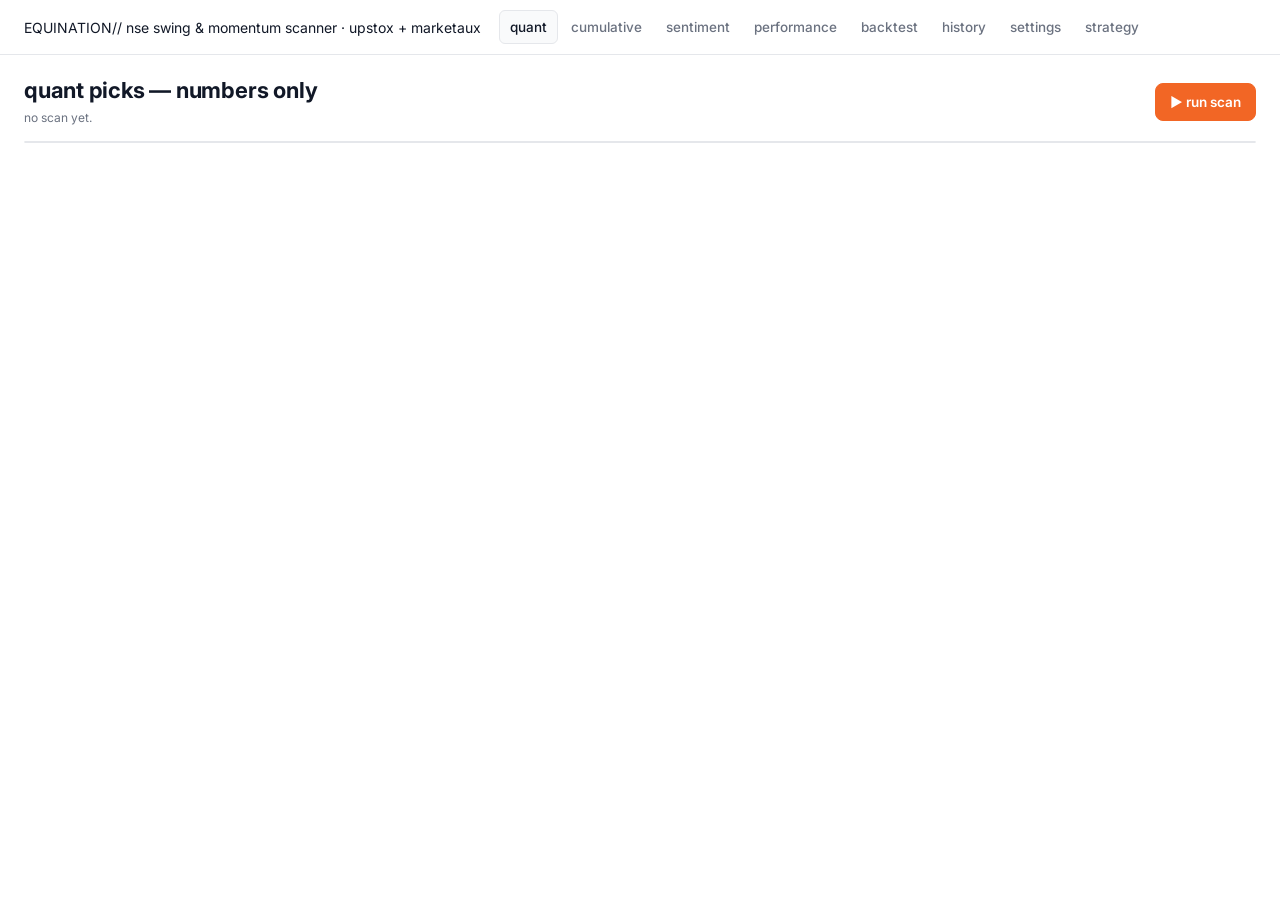
<file: static/index.html>
<!doctype html>
<html lang="en">
<head>
<meta charset="utf-8">
<meta name="viewport" content="width=device-width, initial-scale=1">
<title>Equination</title>
<link rel="stylesheet" href="/static/styles.css?v=7">
</head>
<body>
<header class="top">
  <div class="brand">EQUINATION<span class="cursor"></span><span class="sub">// nse swing &amp; momentum scanner · upstox + marketaux</span></div>
  <nav>
    <button data-tab="quant" class="active">quant</button>
    <button data-tab="cumulative">cumulative</button>
    <button data-tab="sentiment">sentiment</button>
    <button data-tab="performance">performance</button>
    <button data-tab="backtest">backtest</button>
    <button data-tab="history">history</button>
    <button data-tab="settings">settings</button>
    <button data-tab="strategy">strategy</button>
  </nav>
  <div class="sys" id="sys"></div>
</header>

<main>
  <div id="toast" class="toast hidden"></div>

  <!-- ================================================================ quant -->
  <section id="tab-quant" class="tab active">
    <div class="row space">
      <div>
        <h1>quant picks — numbers only</h1>
        <div id="scan-meta" class="muted small">no scan yet.</div>
      </div>
      <div class="actions"><button id="btn-scan" class="primary">▶ run scan</button></div>
    </div>
    <div id="progress" class="progress hidden"><div class="pbar"><div id="progress-fill"></div></div></div>
    <div id="term" class="term hidden"></div>
    <div id="summary" class="summary hidden"></div>
    <div id="regime" class="regime hidden"></div>
    <div id="needs-login" class="callout warn hidden">
      Upstox access token missing or expired (tokens die at 03:30 IST daily).
      <a href="#" data-goto="settings">open settings</a>, log in, run the scan again.
    </div>
    <div class="table-wrap"><table id="picks" class="picks"><thead></thead><tbody></tbody></table></div>
    <div id="stats" class="stat-line"></div>
    <p id="mode-note" class="muted small"></p>
  </section>

  <!-- =========================================================== cumulative -->
  <section id="tab-cumulative" class="tab">
    <div class="row space">
      <div>
        <h1>cumulative picks — numbers + news + quality</h1>
        <div id="cum-meta" class="muted small"></div>
      </div>
    </div>
    <div id="cum-warn" class="callout warn hidden">No Marketaux key configured — cumulative ranking is running on quant + fundamentals only. Add the key in <a href="#" data-goto="settings">settings</a>.</div>
    <div class="table-wrap"><table id="cum-picks"><thead></thead><tbody></tbody></table></div>
    <p class="muted small">cum score = w<sub>q</sub>·quant percentile + w<sub>s</sub>·sentiment (0-100, confidence-weighted by article count) + w<sub>f</sub>·fundamentals quality. Stocks with strongly negative news (≤ -0.35 across ≥ 2 articles) are dropped. Same entry/stop/target as the quant list.</p>
  </section>

  <!-- ============================================================ sentiment -->
  <section id="tab-sentiment" class="tab">
    <div class="row space">
      <div>
        <h1>news sentiment — if you only read the headlines</h1>
        <div class="muted small">every stock that passed the technical + fundamentals gate in the last scan, ranked by Marketaux sentiment alone. score is a recency-weighted mean of per-article entity sentiment in [-1, 1].</div>
      </div>
      <div class="row"><input id="sent-symbol" placeholder="lookup symbol e.g. INFY" style="width:220px;margin:0"><button id="btn-sent-lookup">query</button></div>
    </div>
    <div id="sent-lookup-out"></div>

    <div class="card" style="margin-bottom:14px">
      <div class="row space" style="margin-bottom:6px">
        <div>
          <h2>market sweep — top 5 by average sentiment</h2>
          <div id="sweep-meta" class="muted small">no sweep yet. scans the whole universe (not just the shortlist) and ranks by average news sentiment; needs ≥ 2 scored articles to qualify.</div>
        </div>
        <button id="btn-sweep" class="primary">▶ sweep universe</button>
      </div>
      <div class="grid2">
        <div>
          <h3>most positive</h3>
          <div class="table-wrap"><table><thead><tr><th>#</th><th>symbol</th><th>verdict</th><th class="num">avg</th><th class="num">articles</th></tr></thead><tbody id="sweep-top"></tbody></table></div>
        </div>
        <div>
          <h3>most negative (avoid)</h3>
          <div class="table-wrap"><table><thead><tr><th>#</th><th>symbol</th><th>verdict</th><th class="num">avg</th><th class="num">articles</th></tr></thead><tbody id="sweep-bottom"></tbody></table></div>
        </div>
      </div>
    </div>

    <h3>shortlist sentiment (from the last scan)</h3>
    <div class="table-wrap"><table id="sent-table"><thead><tr><th>#</th><th>symbol</th><th>verdict</th><th class="num">score</th><th class="num">articles</th><th class="num">+ / −</th><th>latest headlines</th></tr></thead><tbody></tbody></table></div>
    <p class="muted small">verdict: positive ≥ +0.15 · negative ≤ −0.15 · otherwise neutral · no_news = nothing found in the window. sentiment alone is a weak signal on a 4-day horizon; it is most useful as a veto (avoid names with a cluster of bad news) and as a tie-breaker between similar quant setups.</p>
  </section>

  <!-- ========================================================== performance -->
  <section id="tab-performance" class="tab">
    <div class="row space">
      <div>
        <h1>live track record — what the picks actually did</h1>
        <div class="muted small">every pick from every past scan, graded on the real candles that came after it: buy at the next open, exit at stop / target / last holding day (swing) or stop / latest close (positional), 0.15% cost. this is a forward test, not a backtest.</div>
      </div>
      <button id="btn-perf" class="primary">▶ refresh</button>
    </div>
    <div id="perf-out" class="muted">loading…</div>
  </section>

  <!-- ============================================================= backtest -->
  <section id="tab-backtest" class="tab">
    <div class="row space">
      <div>
        <h1>backtest</h1>
        <div class="muted small" id="bt-desc">replays the current mode's rules on the candles cached from upstox.</div>
      </div>
      <button id="btn-backtest" class="primary">▶ run backtest</button>
    </div>
    <div id="bt-out" class="muted">run a scan first so there is data to test on.</div>
  </section>

  <!-- ============================================================== history -->
  <section id="tab-history" class="tab">
    <h1>scan history</h1>
    <div class="table-wrap">
      <table class="plain">
        <thead><tr><th>run</th><th>status</th><th>mode</th><th>regime</th><th>message</th><th></th></tr></thead>
        <tbody id="history-body"></tbody>
      </table>
    </div>
    <div id="history-detail"></div>
  </section>

  <!-- ============================================================= settings -->
  <section id="tab-settings" class="tab">
    <h1>settings</h1>
    <div class="grid2">
      <div class="card">
        <h2>upstox</h2>
        <p class="muted small">create an app at <code>account.upstox.com/developer/apps</code> with the redirect url below (must match exactly). the secret is stored only in the local sqlite file.</p>
        <label>api key <input id="s-api_key" autocomplete="off"></label>
        <label>api secret <input id="s-api_secret" type="password" autocomplete="off" placeholder="(unchanged)"></label>
        <label>redirect uri <input id="s-redirect_uri"></label>
        <div class="row">
          <button id="btn-save-conn">save</button>
          <a id="btn-login" class="button primary" href="/login">login with upstox</a>
        </div>
        <div id="token-state" class="muted small" style="margin-top:8px"></div>
        <details>
          <summary>paste an access token instead</summary>
          <label>access token <input id="s-token" type="password" autocomplete="off"></label>
          <button id="btn-token">verify &amp; save token</button>
        </details>
      </div>

      <div class="card">
        <h2>marketaux (news sentiment)</h2>
        <p class="muted small">get a key at <code>marketaux.com</code>. free tier = 100 requests/day; equination queries only the shortlist and caches results for 12 h.</p>
        <label>api token <input id="s-marketaux_key" type="password" autocomplete="off" placeholder="(unchanged)"></label>
        <label>news window (days) <input id="s-sentiment_days" type="number" min="1" max="30" step="1"></label>
        <h3>cumulative weights (%)</h3>
        <div class="weights">
          <label>quant <input id="s-w_quant" type="number" min="0" max="100"></label>
          <label>sentiment <input id="s-w_sentiment" type="number" min="0" max="100"></label>
          <label>quality <input id="s-w_quality" type="number" min="0" max="100"></label>
        </div>
        <h3>market sweep</h3>
        <label>max fresh requests per sweep <input id="s-sweep_budget" type="number" min="5" max="500" step="5"></label>
        <label class="inline"><input id="s-sweep_in_scan" type="checkbox"> run the sweep at the end of every scan</label>
        <div class="row"><button id="btn-save-news">save</button><button id="btn-clear-news">remove key</button><span id="news-state" class="muted small"></span></div>
      </div>

      <div class="card">
        <h2>strategy &amp; schedule</h2>
        <label>mode
          <select id="s-mode">
            <option value="swing">4-day swing: quality pullback + reversal candle</option>
            <option value="positional">positional: monthly momentum rotation</option>
          </select>
        </label>
        <label>holding period for swing trades (trading days) <input id="s-hold_days" type="number" min="1" max="15" step="1"></label>
        <label class="inline"><input id="s-require_fundamentals" type="checkbox"> exclude stocks where upstox has no fundamentals data</label>
        <label>never suggest these symbols (comma separated) <input id="s-exclude_symbols" placeholder="e.g. PAYTM, YESBANK"></label>
        <label>universe
          <select id="s-universe">
            <option value="curated">curated large &amp; mid caps (~200, fast)</option>
            <option value="nse_all">all nse equities (~2000, first refresh ~30 min)</option>
          </select>
        </label>
        <label>capital (₹) <input id="s-capital" type="number" min="1000" step="1000"></label>
        <label>risk per trade (% of capital) <input id="s-risk_per_trade_pct" type="number" min="0.1" max="5" step="0.1"></label>
        <label>number of picks <input id="s-top_n" type="number" min="3" max="30" step="1"></label>
        <label>minimum price (₹) <input id="s-min_price" type="number" min="1" step="1"></label>
        <label>minimum 20-day avg turnover (₹ crore) <input id="s-min_turnover_cr" type="number" min="0" step="0.5"></label>
        <label>daily scan time (ist, mon-fri) <input id="s-schedule_time" placeholder="18:30"></label>
        <label class="inline"><input id="s-schedule_enabled" type="checkbox"> scan automatically every trading day</label>
        <div class="row"><button id="btn-save-strat">save</button><span id="schedule-state" class="muted small"></span></div>
      </div>
    </div>
    <div id="data-state" class="stat-line"></div>
  </section>

  <!-- ============================================================= strategy -->
  <section id="tab-strategy" class="tab">
    <h1>how the picks are chosen</h1>
    <div class="card prose">
      <h2>three views of the same scan</h2>
      <ul>
        <li><strong>quant</strong> — purely numerical: price/volume setup, ranked by the technical score, gated on Upstox key ratios and shareholding numbers. No text is read.</li>
        <li><strong>sentiment</strong> — purely qualitative: Marketaux news for each shortlisted stock, scored by article entity sentiment with a 3-day half-life. This is the "if I only read the news" view.</li>
        <li><strong>cumulative</strong> — the blend: default 55% quant percentile, 30% sentiment (confidence grows with article count), 15% fundamentals quality score. Clusters of bad news veto a stock. Weights are editable in settings.</li>
      </ul>

      <h2>mode 1 — 4-day swing: quality pullback + reversal candle</h2>
      <p>Finds fundamentally sound stocks in an uptrend that have just pulled back for a few days and printed a bullish
        reversal candle. Historically this is the short-horizon setup with the best documented odds; the Backtest tab
        measures those odds on your own data. Every pick comes with an entry, stop, target and a "hold until" date.</p>
      <h3>1. quality gate (upstox key ratios)</h3>
      <ul>
        <li>Return on equity ≥ 10%, positive earnings (P/E &gt; 0 and &lt; 80), positive net margin.</li>
        <li>Debt/equity ≤ 1.5 (skipped for banks, NBFCs and insurers, where leverage is the business).</li>
        <li>Missing data is flagged as "unverified"; tick the setting to exclude such stocks entirely.</li>
      </ul>
      <h3>2. promoter gate (upstox shareholding pattern)</h3>
      <ul>
        <li><strong>Excluded</strong>: promoters cut their stake by ≥ 1.5 percentage points over the last two quarters,
          or pledged holdings &gt; 15% where reported.</li>
        <li><strong>Flagged</strong>: promoter holding below 25%; promoters adding is shown as a positive.</li>
        <li>Your own exclude list in Settings always wins.</li>
      </ul>
      <h3>3. technical setup</h3>
      <ul>
        <li><strong>Uptrend</strong>: 50 DMA above 200 DMA, price above 200 DMA and within 5% of or above the 50 DMA, positive 6-month return.</li>
        <li><strong>Pullback</strong>: 3–12% below the 20-day high and RSI(2) dipped under 25 within the last 3 sessions.</li>
        <li><strong>Trigger candle today</strong>: morning star, bullish engulfing, piercing line, hammer, bullish harami,
          or a strong close (green, top quarter of range, above yesterday's high, volume ≥ 1.2× average).</li>
        <li><strong>Sanity</strong>: ATR between 1% and 5% of price, liquid, not up more than 25% in the last month.</li>
        <li><strong>Regime</strong>: Nifty 50 above its 200-day average, otherwise quantities go to zero.</li>
      </ul>
      <h3>4. ranking and trade plan</h3>
      <p>Score = 35% trend quality (6-month return ÷ volatility) + 20% pullback depth + 30% candle strength + 15% volume.
        Stop = just under the pattern's low (max 2.5 ATR). Target = the 10-day high, or 2× the risk if that is closer.
        Exit at the stop, the target, or the close of the last holding day, whichever comes first.</p>
      <h3>what to expect</h3>
      <p>Short-horizon setups are a numbers game: a good result is a 58–65% win rate with winners a bit larger than
        losers, which compounds to the 1–3% a month you are targeting only if you take the trades consistently and
        respect the stops. No fundamental, promoter or sentiment check can see the next quarterly result or a surprise
        announcement — the stop is what protects you from those.</p>

      <h2 style="margin-top:28px">mode 2 — positional: trend-filtered, volatility-adjusted momentum rotation</h2>
      <p>Positional equity strategy aiming for a realistic <strong>1-3% per month on average</strong>, with some
        losing months. It never trades intraday and no orders are placed by this app.</p>
      <h3>1. market regime (nifty 50)</h3>
      <ul>
        <li><strong>RISK ON</strong>: Nifty above its 50 and 200-day averages: full allocation.</li>
        <li><strong>CAUTION</strong>: above 200-day, below 50-day: half allocation.</li>
        <li><strong>RISK OFF</strong>: below 200-day: no new buys. Momentum's worst losses happen in bear markets.</li>
      </ul>
      <h3>2. eligibility filters</h3>
      <ul>
        <li>At least 260 daily bars, price above the minimum, 20-day average turnover above the minimum.</li>
        <li>Stock above its own 50 and 200-day averages and within 25% of its 52-week high.</li>
        <li>Annualised volatility below 60%; last-month return below 35% (avoids buying blow-off tops).</li>
      </ul>
      <h3>3. ranking</h3>
      <p><code>score = (0.40 × R<sub>12-1</sub> + 0.35 × R<sub>6</sub> + 0.25 × R<sub>3</sub>) / volatility<sub>63d</sub></code>.
        R<sub>12-1</sub> is the 12-month return skipping the latest month, the classic academic definition that
        sidesteps short-term mean reversion. Dividing by volatility prefers smooth trends.</p>
      <h3>4. position sizing and exits</h3>
      <ul>
        <li>Stop-loss at 2.5 × ATR(14) below the close. Quantity = min(risk budget ÷ distance to stop, equal-weight slot).</li>
        <li>Exit when a close is below the stop or the 50-day average, or when the stock drops out of the top 2N at the
          monthly review. Replace with the highest-ranked name you do not hold.</li>
        <li>Rebalance monthly; check daily only for stop hits. Expect 2–6 trades a month with 10 positions.</li>
      </ul>
      <h3>why this one</h3>
      <p>Momentum is the most persistent return anomaly documented across markets, including India, and it stacks well
        with trend filters. Its weakness, sharp drawdowns during regime changes, is exactly what the Nifty filter and
        volatility scaling address. The same fundamentals, promoter and sentiment layers are applied to the shortlist
        before the final ranking. Run the backtest on your own downloaded data before trusting it, and remember that
        past performance does not guarantee future results.</p>
    </div>
  </section>
</main>
<script src="/static/app.js?v=7"></script>
</body>
</html>
</file>
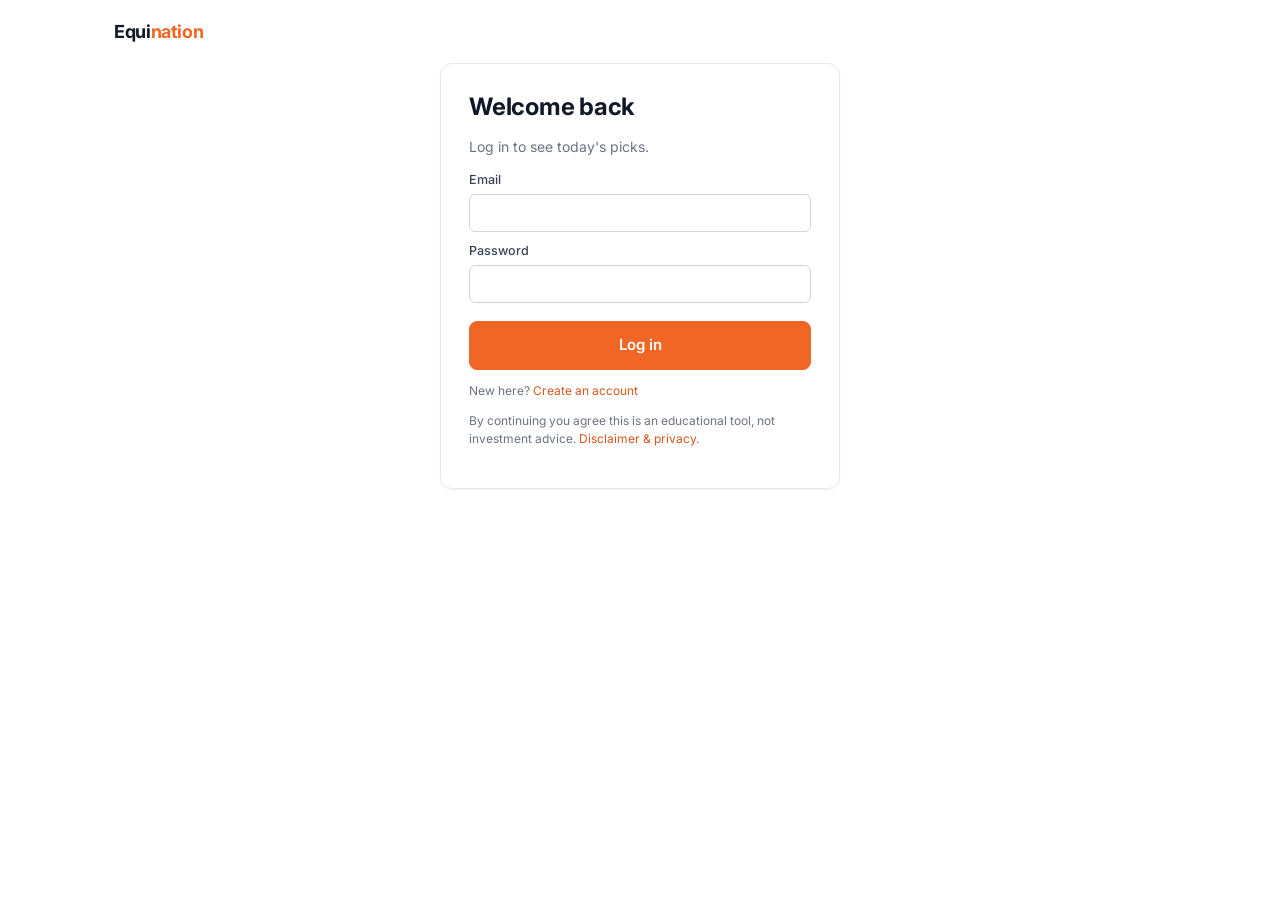
<file: static/auth.html>
<!doctype html>
<html lang="en">
<head>
<meta charset="utf-8">
<meta name="viewport" content="width=device-width, initial-scale=1">
<title>Equination — sign in</title>
<link rel="stylesheet" href="/static/styles.css?v=8">
</head>
<body class="landing">
<header class="nav"><a class="logo" href="/">Equi<span>nation</span></a></header>
<main class="authwrap">
  <form id="auth-form" class="authcard" autocomplete="on">
    <h1 id="auth-title">Create your account</h1>
    <p id="auth-sub" class="muted">Free during beta. You'll connect your own Upstox key next.</p>
    <label>Email <input id="email" name="email" type="email" required autocomplete="email"></label>
    <label>Password <input id="password" name="password" type="password" required minlength="8" autocomplete="new-password"></label>
    <label id="invite-row" class="hidden">Invite code <input id="invite" name="invite" autocomplete="off"></label>
    <div id="auth-error" class="error hidden"></div>
    <button class="btn big full" id="auth-btn" type="submit">Create account</button>
    <p class="muted small" id="auth-switch"></p>
    <p class="fine">By continuing you agree this is an educational tool, not investment advice. <a href="/legal">Disclaimer &amp; privacy</a>.</p>
  </form>
</main>
<script>
(() => {
  const mode = location.pathname === '/signup' ? 'signup' : 'login';
  const $ = (s) => document.querySelector(s);
  const next = new URLSearchParams(location.search).get('next') || '/app';
  if (mode === 'login') {
    $('#auth-title').textContent = 'Welcome back';
    $('#auth-sub').textContent = 'Log in to see today\'s picks.';
    $('#auth-btn').textContent = 'Log in';
    $('#password').autocomplete = 'current-password';
    $('#auth-switch').innerHTML = 'New here? <a href="/signup">Create an account</a>';
  } else {
    $('#auth-switch').innerHTML = 'Already have an account? <a href="/login">Log in</a>';
    fetch('/api/auth/config').then((r) => r.json()).then((c) => {
      if (c.invite_required) $('#invite-row').classList.remove('hidden');
      if (!c.signup_allowed) { $('#auth-error').textContent = 'Sign-ups are closed right now.'; $('#auth-error').classList.remove('hidden'); $('#auth-btn').disabled = true; }
    }).catch(() => {});
  }
  $('#auth-form').addEventListener('submit', async (e) => {
    e.preventDefault();
    const btn = $('#auth-btn'); btn.disabled = true; $('#auth-error').classList.add('hidden');
    try {
      const r = await fetch(`/api/auth/${mode}`, { method: 'POST', body: new FormData(e.target) });
      const body = await r.json().catch(() => ({}));
      if (!r.ok) throw new Error(body.detail || r.statusText);
      location.href = next.startsWith('/') ? next : '/app';
    } catch (err) { $('#auth-error').textContent = err.message; $('#auth-error').classList.remove('hidden'); btn.disabled = false; }
  });
})();
</script>
</body>
</html>
</file>
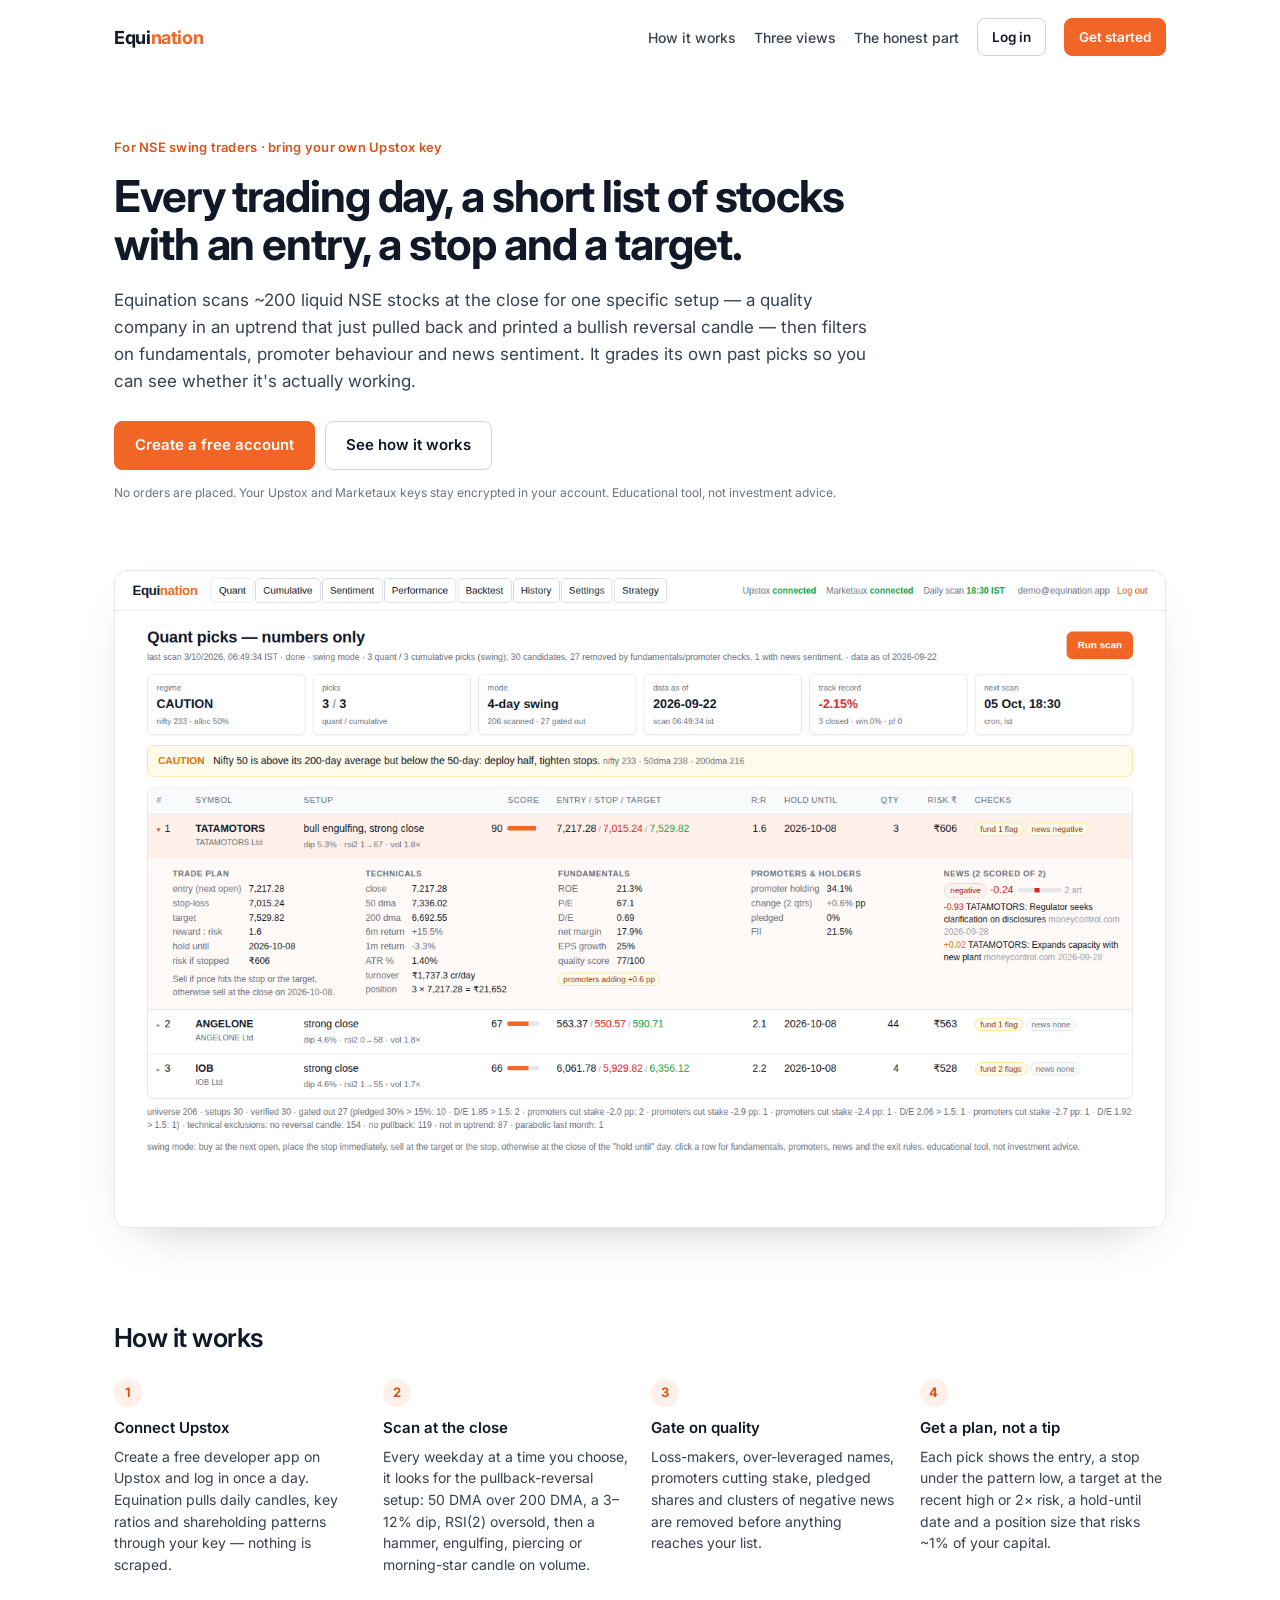
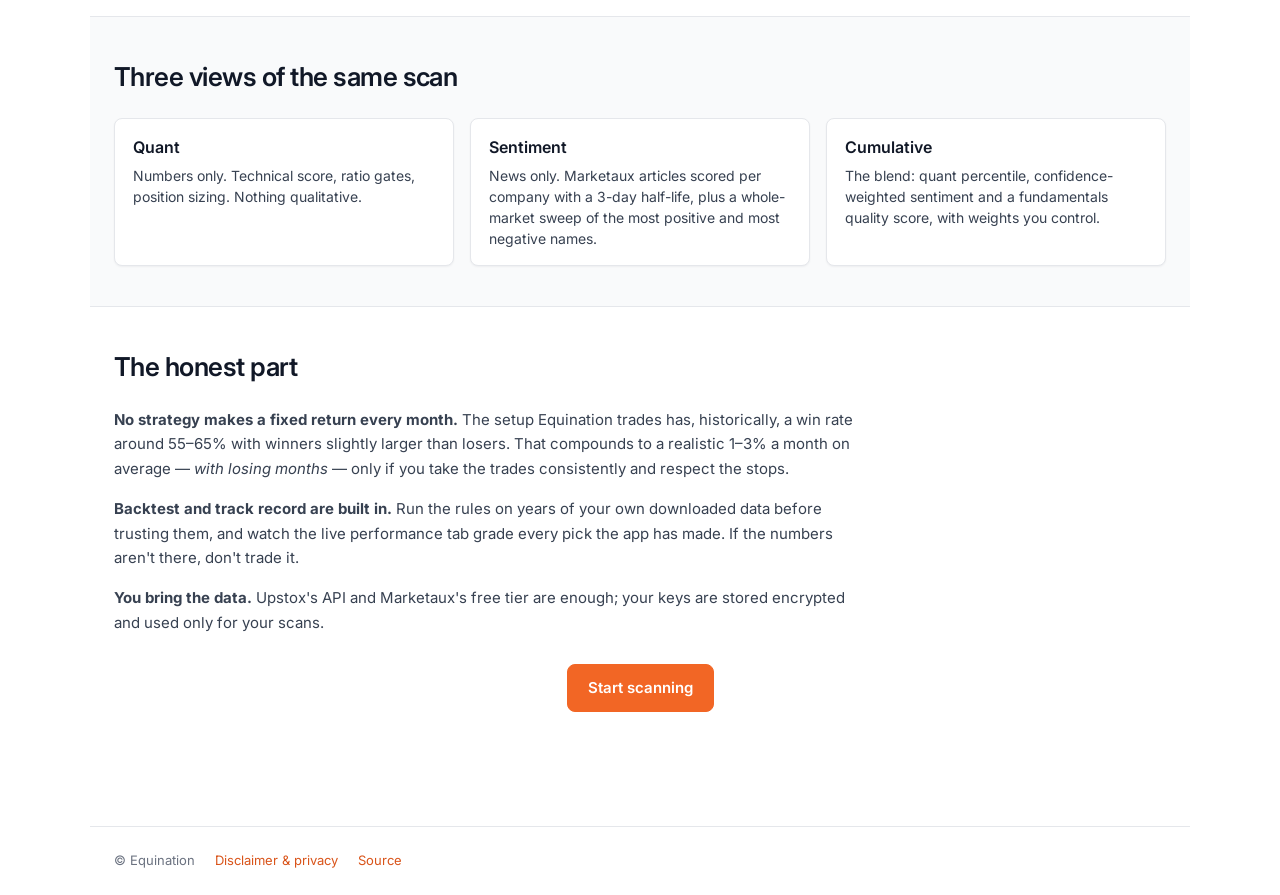
<file: static/landing.html>
<!doctype html>
<html lang="en">
<head>
<meta charset="utf-8">
<meta name="viewport" content="width=device-width, initial-scale=1">
<title>Equination — daily NSE stock picks with a stop, a target and a track record</title>
<meta name="description" content="Equination scans NSE every trading day for quality stocks in an uptrend that just pulled back, checks fundamentals, promoter behaviour and news sentiment, and gives you an entry, stop and target. Bring your own Upstox key.">
<link rel="stylesheet" href="/static/styles.css?v=8">
</head>
<body class="landing">
<header class="nav">
  <a class="logo" href="/">Equi<span>nation</span></a>
  <nav>
    <a href="#how">How it works</a>
    <a href="#views">Three views</a>
    <a href="#honest">The honest part</a>
    <a href="/login" class="btn ghost">Log in</a>
    <a href="/signup" class="btn">Get started</a>
  </nav>
</header>

<main>
  <section class="hero">
    <p class="eyebrow">For NSE swing traders · bring your own Upstox key</p>
    <h1>Every trading day, a short list of stocks with an entry, a stop and a target.</h1>
    <p class="lede">Equination scans ~200 liquid NSE stocks at the close for one specific setup — a quality company in an uptrend that just pulled back and printed a bullish reversal candle — then filters on fundamentals, promoter behaviour and news sentiment. It grades its own past picks so you can see whether it's actually working.</p>
    <div class="cta">
      <a href="/signup" class="btn big">Create a free account</a>
      <a href="#how" class="btn ghost big">See how it works</a>
    </div>
    <p class="fine">No orders are placed. Your Upstox and Marketaux keys stay encrypted in your account. Educational tool, not investment advice.</p>
  </section>

  <section class="shot">
    <img src="/static/img/app.png" alt="Equination dashboard showing ranked picks with entry, stop and target" loading="lazy">
  </section>

  <section id="how" class="block">
    <h2>How it works</h2>
    <div class="steps">
      <div class="step"><span>1</span><h3>Connect Upstox</h3><p>Create a free developer app on Upstox and log in once a day. Equination pulls daily candles, key ratios and shareholding patterns through your key — nothing is scraped.</p></div>
      <div class="step"><span>2</span><h3>Scan at the close</h3><p>Every weekday at a time you choose, it looks for the pullback-reversal setup: 50 DMA over 200 DMA, a 3–12% dip, RSI(2) oversold, then a hammer, engulfing, piercing or morning-star candle on volume.</p></div>
      <div class="step"><span>3</span><h3>Gate on quality</h3><p>Loss-makers, over-leveraged names, promoters cutting stake, pledged shares and clusters of negative news are removed before anything reaches your list.</p></div>
      <div class="step"><span>4</span><h3>Get a plan, not a tip</h3><p>Each pick shows the entry, a stop under the pattern low, a target at the recent high or 2× risk, a hold-until date and a position size that risks ~1% of your capital.</p></div>
    </div>
  </section>

  <section id="views" class="block alt">
    <h2>Three views of the same scan</h2>
    <div class="cards3">
      <div class="card"><h3>Quant</h3><p>Numbers only. Technical score, ratio gates, position sizing. Nothing qualitative.</p></div>
      <div class="card"><h3>Sentiment</h3><p>News only. Marketaux articles scored per company with a 3-day half-life, plus a whole-market sweep of the most positive and most negative names.</p></div>
      <div class="card"><h3>Cumulative</h3><p>The blend: quant percentile, confidence-weighted sentiment and a fundamentals quality score, with weights you control.</p></div>
    </div>
  </section>

  <section id="honest" class="block">
    <h2>The honest part</h2>
    <div class="honest">
      <p><strong>No strategy makes a fixed return every month.</strong> The setup Equination trades has, historically, a win rate around 55–65% with winners slightly larger than losers. That compounds to a realistic 1–3% a month on average — <em>with losing months</em> — only if you take the trades consistently and respect the stops.</p>
      <p><strong>Backtest and track record are built in.</strong> Run the rules on years of your own downloaded data before trusting them, and watch the live performance tab grade every pick the app has made. If the numbers aren't there, don't trade it.</p>
      <p><strong>You bring the data.</strong> Upstox's API and Marketaux's free tier are enough; your keys are stored encrypted and used only for your scans.</p>
    </div>
    <div class="cta center"><a href="/signup" class="btn big">Start scanning</a></div>
  </section>
</main>

<footer class="foot">
  <span>© Equination</span>
  <a href="/legal">Disclaimer &amp; privacy</a>
  <a href="https://github.com/deepanshuish/Equination" rel="noopener">Source</a>
</footer>
</body>
</html>
</file>
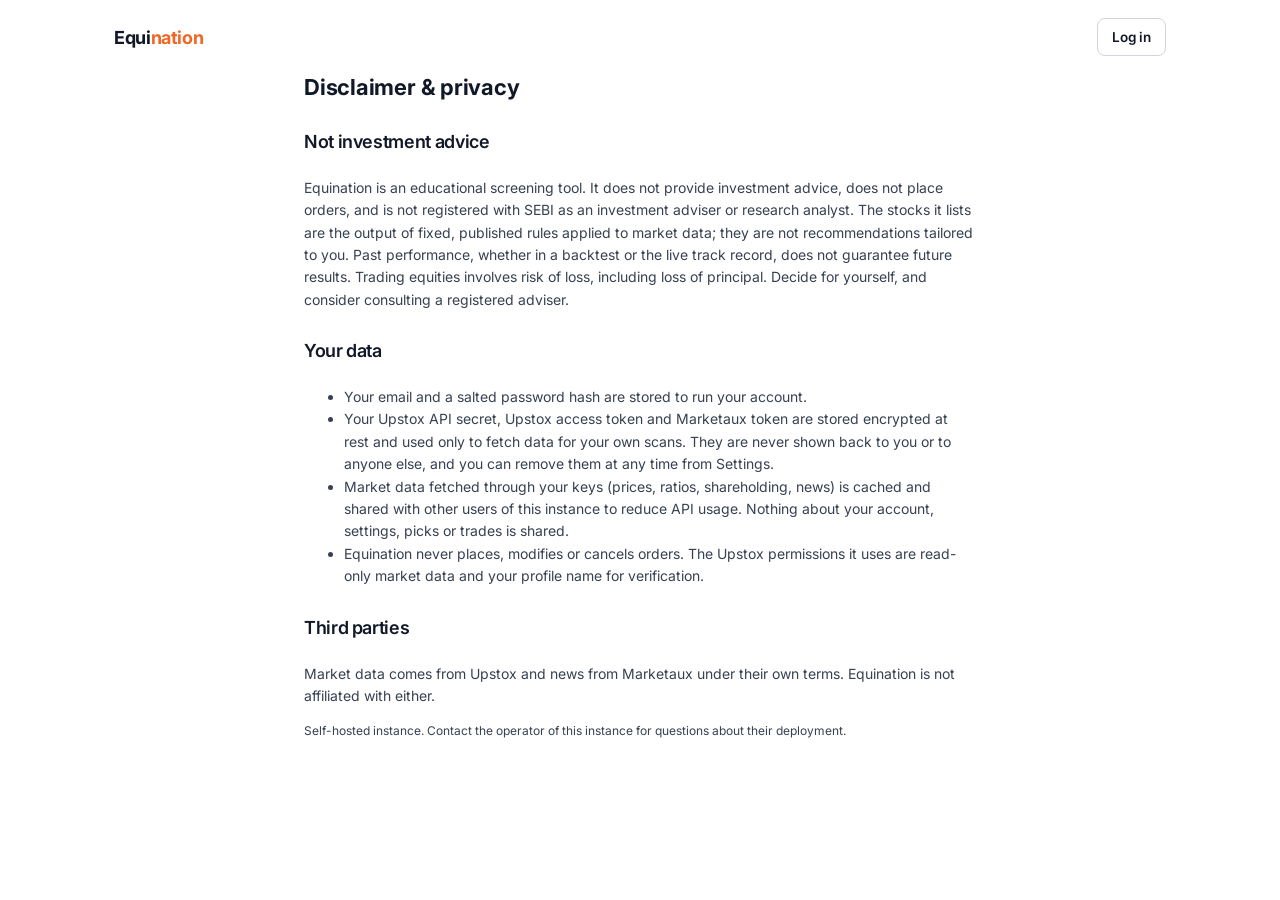
<file: static/legal.html>
<!doctype html>
<html lang="en">
<head>
<meta charset="utf-8">
<meta name="viewport" content="width=device-width, initial-scale=1">
<title>Equination — disclaimer &amp; privacy</title>
<link rel="stylesheet" href="/static/styles.css?v=8">
</head>
<body class="landing">
<header class="nav"><a class="logo" href="/">Equi<span>nation</span></a><nav><a href="/login" class="btn ghost">Log in</a></nav></header>
<main class="block prose narrow">
  <h1>Disclaimer &amp; privacy</h1>
  <h2>Not investment advice</h2>
  <p>Equination is an educational screening tool. It does not provide investment advice, does not place orders, and is not registered with SEBI as an investment adviser or research analyst. The stocks it lists are the output of fixed, published rules applied to market data; they are not recommendations tailored to you. Past performance, whether in a backtest or the live track record, does not guarantee future results. Trading equities involves risk of loss, including loss of principal. Decide for yourself, and consider consulting a registered adviser.</p>
  <h2>Your data</h2>
  <ul>
    <li>Your email and a salted password hash are stored to run your account.</li>
    <li>Your Upstox API secret, Upstox access token and Marketaux token are stored encrypted at rest and used only to fetch data for your own scans. They are never shown back to you or to anyone else, and you can remove them at any time from Settings.</li>
    <li>Market data fetched through your keys (prices, ratios, shareholding, news) is cached and shared with other users of this instance to reduce API usage. Nothing about your account, settings, picks or trades is shared.</li>
    <li>Equination never places, modifies or cancels orders. The Upstox permissions it uses are read-only market data and your profile name for verification.</li>
  </ul>
  <h2>Third parties</h2>
  <p>Market data comes from Upstox and news from Marketaux under their own terms. Equination is not affiliated with either.</p>
  <p class="muted small">Self-hosted instance. Contact the operator of this instance for questions about their deployment.</p>
</main>
</body>
</html>
</file>
<file: static/styles.css>
@import url('https://fonts.googleapis.com/css2?family=Inter:wght@400;500;600;700&display=swap');

:root {
  --bg: #ffffff; --bg2: #f9fafb; --panel: #ffffff; --line: #e5e7eb; --line2: #d1d5db;
  --text: #111827; --text2: #374151; --muted: #6b7280; --dim: #9ca3af;
  --accent: #f26625; --accent2: #d9541a; --accent-soft: #fff1ea;
  --green: #16a34a; --green-soft: #ecfdf3; --amber: #d97706; --amber-soft: #fffbeb; --red: #dc2626; --red-soft: #fef2f2; --blue: #2563eb;
  --radius: 8px; --shadow: 0 1px 2px rgba(16, 24, 40, .05);
}
* { box-sizing: border-box; }
html { background: var(--bg); -webkit-font-smoothing: antialiased; }
body { margin: 0; color: var(--text); background: var(--bg); font: 14px/1.5 Inter, -apple-system, BlinkMacSystemFont, "Segoe UI", Roboto, sans-serif; }
a { color: var(--accent2); text-decoration: none; }
a:hover { text-decoration: underline; }
h1 { font-size: 22px; line-height: 1.25; margin: 0 0 4px; font-weight: 700; letter-spacing: -.01em; }
h2 { font-size: 15px; margin: 0 0 10px; font-weight: 600; }
h3 { font-size: 13px; margin: 14px 0 4px; font-weight: 600; color: var(--text2); }
code { background: var(--bg2); border: 1px solid var(--line); padding: 1px 5px; border-radius: 4px; font-size: 12px; font-family: ui-monospace, SFMono-Regular, Menlo, monospace; }
.num, td.num, th.num, .plan, .kv span:nth-child(even), .metric .v { font-variant-numeric: tabular-nums; }

/* ---------------------------------------------------------- shared chrome */
.logo { font-weight: 700; font-size: 18px; color: var(--text); letter-spacing: -.02em; }
.logo span { color: var(--accent); }
.logo:hover { text-decoration: none; }
.btn, button, .button { display: inline-flex; align-items: center; justify-content: center; gap: 6px; background: var(--accent); color: #fff; border: 1px solid var(--accent); border-radius: var(--radius); padding: 8px 14px; font: inherit; font-weight: 600; font-size: 13.5px; cursor: pointer; text-decoration: none; transition: background .12s, border-color .12s; white-space: nowrap; }
.btn:hover, button:hover, .button:hover { background: var(--accent2); border-color: var(--accent2); text-decoration: none; }
.btn.ghost, button.ghost, .button.ghost { background: #fff; color: var(--text); border-color: var(--line2); }
.btn.ghost:hover, button.ghost:hover { background: var(--bg2); border-color: var(--line2); }
.btn.big { padding: 12px 20px; font-size: 15px; }
.btn.full { width: 100%; }
button:disabled { opacity: .5; cursor: default; }
button.primary, .button.primary { background: var(--accent); border-color: var(--accent); color: #fff; }
/* secondary buttons in the app are the quiet ones; `.primary` is the accent */
.app button:not(.primary):not(.ghost) { background: #fff; color: var(--text); border-color: var(--line2); }
.app button:not(.primary):not(.ghost):hover { background: var(--bg2); }
.app .top nav button, .app .top nav button:hover { border-color: transparent; }
.app .top nav button.active { border-color: var(--line); }
.muted { color: var(--muted); } .dim { color: var(--dim); } .small { font-size: 12px; }
.hidden { display: none !important; }
.fine { color: var(--muted); font-size: 12px; }

/* --------------------------------------------------------------- landing */
body.landing { background: var(--bg); }
.nav { display: flex; align-items: center; justify-content: space-between; max-width: 1100px; margin: 0 auto; padding: 18px 24px; }
.nav nav { display: flex; gap: 18px; align-items: center; }
.nav nav a:not(.btn) { color: var(--text2); font-weight: 500; }
.landing main { max-width: 1100px; margin: 0 auto; padding: 0 24px 60px; }
.hero { padding: 64px 0 36px; max-width: 760px; }
.eyebrow { color: var(--accent2); font-weight: 600; font-size: 13px; letter-spacing: .02em; margin: 0 0 14px; }
.hero h1 { font-size: 44px; line-height: 1.1; letter-spacing: -.025em; margin: 0 0 18px; }
.lede { font-size: 17px; line-height: 1.6; color: var(--text2); margin: 0 0 26px; }
.cta { display: flex; gap: 10px; flex-wrap: wrap; margin-bottom: 14px; }
.cta.center { justify-content: center; margin-top: 28px; }
.shot { margin: 20px 0 50px; border: 1px solid var(--line); border-radius: 12px; overflow: hidden; box-shadow: 0 20px 50px -30px rgba(16, 24, 40, .35); background: var(--bg2); }
.shot img { display: block; width: 100%; }
.block { padding: 40px 0; }
.block.alt { background: var(--bg2); margin: 0 -24px; padding: 40px 24px; border-top: 1px solid var(--line); border-bottom: 1px solid var(--line); }
.block h2 { font-size: 26px; letter-spacing: -.02em; margin-bottom: 22px; }
.block.narrow { max-width: 720px; }
.steps { display: grid; grid-template-columns: repeat(auto-fit, minmax(230px, 1fr)); gap: 22px; }
.step span { display: inline-flex; width: 28px; height: 28px; align-items: center; justify-content: center; border-radius: 50%; background: var(--accent-soft); color: var(--accent2); font-weight: 700; font-size: 13px; margin-bottom: 10px; }
.step h3 { margin: 0 0 6px; font-size: 15px; color: var(--text); }
.step p { margin: 0; color: var(--text2); line-height: 1.55; }
.cards3 { display: grid; grid-template-columns: repeat(auto-fit, minmax(240px, 1fr)); gap: 16px; }
.cards3 .card h3 { margin: 0 0 6px; font-size: 16px; color: var(--text); }
.cards3 .card p { margin: 0; color: var(--text2); }
.honest p { font-size: 15px; line-height: 1.65; color: var(--text2); max-width: 760px; }
.foot { max-width: 1100px; margin: 0 auto; padding: 24px; border-top: 1px solid var(--line); display: flex; gap: 20px; color: var(--muted); font-size: 13px; }
.prose p, .prose li { color: var(--text2); line-height: 1.6; }
.prose h2 { font-size: 18px; margin-top: 26px; }

/* ------------------------------------------------------------------ auth */
.authwrap { display: flex; justify-content: center; padding: 40px 24px 80px; }
.authcard { width: 100%; max-width: 400px; border: 1px solid var(--line); border-radius: 12px; padding: 28px; box-shadow: var(--shadow); }
.authcard h1 { font-size: 24px; margin-bottom: 4px; }
.authcard .error { background: var(--red-soft); color: var(--red); border: 1px solid #fecaca; border-radius: var(--radius); padding: 8px 10px; font-size: 13px; margin: 10px 0; }
.authcard .btn { margin-top: 8px; }

/* -------------------------------------------------------------- app shell */
.top { display: flex; align-items: center; gap: 18px; padding: 10px 24px; border-bottom: 1px solid var(--line); background: #fff; position: sticky; top: 0; z-index: 5; flex-wrap: wrap; }
.top nav { display: flex; gap: 2px; flex: 1; flex-wrap: wrap; }
.top nav button { background: none; border: 1px solid transparent; color: var(--muted); padding: 6px 10px; border-radius: 6px; font-weight: 500; font-size: 13.5px; }
.top nav button:hover { color: var(--text); background: var(--bg2); border-color: transparent; }
.top nav button.active { color: var(--text); background: var(--bg2); border-color: var(--line); }
.sys { font-size: 12px; color: var(--muted); display: flex; gap: 14px; }
.sys b { font-weight: 600; } .sys .ok { color: var(--green); } .sys .bad { color: var(--red); } .sys .warn { color: var(--amber); }
.user { font-size: 12.5px; color: var(--muted); display: flex; gap: 10px; align-items: center; }
main { max-width: 1400px; margin: 0 auto; padding: 22px 24px 60px; }
.tab { display: none; } .tab.active { display: block; }
.row { display: flex; gap: 10px; align-items: center; flex-wrap: wrap; }
.row.space { justify-content: space-between; margin-bottom: 14px; }
.grid2 { display: grid; grid-template-columns: repeat(auto-fit, minmax(340px, 1fr)); gap: 16px; }
.card { background: var(--panel); border: 1px solid var(--line); border-radius: var(--radius); padding: 16px 18px; box-shadow: var(--shadow); }
.card h2 { font-size: 15px; }

label { display: block; margin: 10px 0; color: var(--text2); font-size: 12.5px; font-weight: 500; }
label.inline { display: flex; align-items: center; gap: 8px; font-weight: 400; }
input:not([type=checkbox]), select { display: block; width: 100%; margin-top: 4px; padding: 8px 10px; background: #fff; border: 1px solid var(--line2); color: var(--text); border-radius: 6px; font: inherit; font-size: 13.5px; }
input:focus, select:focus { outline: none; border-color: var(--accent); box-shadow: 0 0 0 3px rgba(242, 102, 37, .15); }
input[type=checkbox] { accent-color: var(--accent); }
details { margin-top: 12px; } summary { cursor: pointer; color: var(--muted); }
.weights { display: flex; gap: 10px; } .weights label { flex: 1; }

/* ---------------------------------------------------------------- tables */
.table-wrap { overflow-x: auto; border: 1px solid var(--line); border-radius: var(--radius); background: #fff; }
table { border-collapse: collapse; width: 100%; }
th, td { padding: 9px 12px; text-align: left; border-bottom: 1px solid var(--line); white-space: nowrap; vertical-align: top; }
th { color: var(--muted); font-weight: 500; font-size: 11.5px; text-transform: uppercase; letter-spacing: .04em; background: var(--bg2); position: sticky; top: 0; }
td.num, th.num { text-align: right; }
tr:last-child td { border-bottom: none; }
.sym { font-weight: 600; }
.sym small { display: block; color: var(--muted); font-weight: 400; font-size: 11px; white-space: normal; max-width: 200px; }
.pos { color: var(--green); } .neg { color: var(--red); } .neu { color: var(--amber); }
td.small { font-size: 12px; white-space: normal; min-width: 150px; }
.flag { display: inline-block; background: var(--amber-soft); border: 1px solid #fde68a; color: #92400e; padding: 0 6px; border-radius: 999px; font-size: 11px; margin: 1px 0; }
.badge { display: inline-block; padding: 1px 8px; font-size: 11px; font-weight: 500; border-radius: 999px; border: 1px solid; }
.badge.positive { color: #166534; background: var(--green-soft); border-color: #bbf7d0; }
.badge.negative { color: #991b1b; background: var(--red-soft); border-color: #fecaca; }
.badge.neutral { color: #92400e; background: var(--amber-soft); border-color: #fde68a; }
.badge.no_news, .badge.error { color: var(--muted); background: var(--bg2); border-color: var(--line); }
.bar { display: inline-block; height: 6px; background: var(--line); width: 60px; vertical-align: middle; margin-left: 6px; position: relative; border-radius: 3px; overflow: hidden; }
.bar i { position: absolute; top: 0; height: 100%; }
.bar i.p { left: 50%; background: var(--green); } .bar i.n { right: 50%; background: var(--red); }

/* expandable rows */
tbody tr.main { cursor: pointer; }
tbody tr.main:hover td { background: var(--bg2); }
tbody tr.main.open td { background: var(--accent-soft); border-bottom-color: transparent; }
tbody tr.main td:first-child::before { content: "▸"; color: var(--dim); margin-right: 6px; font-size: 10px; }
tbody tr.main.open td:first-child::before { content: "▾"; color: var(--accent2); }
tr.detail { display: none; } tr.detail.open { display: table-row; }
tr.detail td { background: #fffaf7; border-bottom: 1px solid var(--line); padding: 12px 16px 14px 34px; white-space: normal; }
.dgrid { display: grid; grid-template-columns: repeat(auto-fit, minmax(230px, 1fr)); gap: 10px 22px; }
.dgrid h4 { margin: 0 0 4px; font-size: 11px; color: var(--muted); text-transform: uppercase; letter-spacing: .06em; font-weight: 600; }
.kv { display: grid; grid-template-columns: auto 1fr; gap: 1px 10px; font-size: 12.5px; }
.kv span:nth-child(odd) { color: var(--muted); } .kv span:nth-child(even) { color: var(--text); }
.score { display: inline-flex; align-items: center; gap: 6px; }
.score i { display: inline-block; width: 44px; height: 6px; background: var(--line); border-radius: 3px; position: relative; overflow: hidden; }
.score i b { position: absolute; left: 0; top: 0; height: 100%; background: var(--accent); }
.plan .e { color: var(--text); font-weight: 500; } .plan .s { color: var(--red); } .plan .t { color: var(--green); }
.plan small { color: var(--dim); margin: 0 3px; }
.verd { font-size: 11px; font-weight: 600; }
.verd.positive { color: var(--green); } .verd.negative { color: var(--red); } .verd.neutral { color: var(--amber); } .verd.no_news { color: var(--dim); }
.chip { display: inline-block; font-size: 11px; padding: 0 7px; border-radius: 999px; border: 1px solid var(--line); color: var(--muted); background: var(--bg2); margin-right: 3px; }
.chip.ok { color: #166534; border-color: #bbf7d0; background: var(--green-soft); }
.chip.warn { color: #92400e; border-color: #fde68a; background: var(--amber-soft); }
.hint { color: var(--muted); font-size: 12px; margin: 6px 0 0; }
.stat-line { color: var(--muted); font-size: 12px; margin: 8px 0; white-space: normal; }

/* ------------------------------------------------------------- panels */
.summary { display: grid; grid-template-columns: repeat(auto-fit, minmax(150px, 1fr)); gap: 10px; margin: 0 0 14px; }
.summary .s { background: #fff; border: 1px solid var(--line); border-radius: var(--radius); padding: 10px 12px; box-shadow: var(--shadow); }
.summary .s .k { color: var(--muted); font-size: 11px; font-weight: 500; }
.summary .s .v { font-size: 17px; font-weight: 700; margin: 2px 0; }
.summary .s .v.RISK_ON { color: var(--green); } .summary .s .v.CAUTION { color: var(--amber); } .summary .s .v.RISK_OFF { color: var(--red); }
.summary .s .b { color: var(--muted); font-size: 11px; }
.regime { padding: 10px 14px; margin-bottom: 14px; border-radius: var(--radius); border: 1px solid var(--line); background: #fff; }
.regime.CAUTION { background: var(--amber-soft); border-color: #fde68a; } .regime.RISK_OFF { background: var(--red-soft); border-color: #fecaca; }
.regime .state { font-weight: 700; margin-right: 8px; }
.regime.CAUTION .state { color: var(--amber); } .regime.RISK_OFF .state { color: var(--red); }
.callout { padding: 10px 14px; margin-bottom: 14px; border-radius: var(--radius); border: 1px solid; }
.callout.warn { background: var(--amber-soft); border-color: #fde68a; color: #92400e; }
.term { background: var(--bg2); border: 1px solid var(--line); border-radius: var(--radius); padding: 10px 12px; margin: 8px 0 14px; max-height: 180px; overflow-y: auto; font-size: 12px; font-family: ui-monospace, SFMono-Regular, Menlo, monospace; }
.term .ln { white-space: pre-wrap; color: var(--text2); }
.term .ln .t { color: var(--dim); margin-right: 8px; }
.term .ln.err { color: var(--red); } .term .ln.ok { color: var(--green); }
.progress { margin: 4px 0 8px; }
.pbar { height: 6px; background: var(--line); border-radius: 3px; overflow: hidden; }
#progress-fill { height: 100%; width: 0; background: var(--accent); transition: width .3s; }
.toast { position: fixed; right: 20px; bottom: 20px; background: var(--text); color: #fff; padding: 10px 14px; border-radius: var(--radius); z-index: 10; max-width: 460px; font-size: 13px; box-shadow: 0 10px 30px -10px rgba(0,0,0,.4); }
.toast.err { background: var(--red); }
.metrics { display: grid; grid-template-columns: repeat(auto-fit, minmax(170px, 1fr)); gap: 10px; margin: 14px 0; }
.metric { background: #fff; border: 1px solid var(--line); border-radius: var(--radius); padding: 10px 12px; box-shadow: var(--shadow); }
.metric .k { color: var(--muted); font-size: 11px; font-weight: 500; }
.metric .v { font-size: 20px; font-weight: 700; margin: 2px 0; }
.metric .b { color: var(--muted); font-size: 11.5px; }
svg.chart { width: 100%; height: 280px; background: #fff; border: 1px solid var(--line); border-radius: var(--radius); }
.headlines { margin: 4px 0 0; padding: 0; list-style: none; }
.headlines li { font-size: 12px; color: var(--muted); white-space: normal; max-width: 520px; min-width: 240px; line-height: 1.45; }
.headlines li b { color: var(--text); font-weight: 400; }
.headlines a { color: var(--text); }

/* ------------------------------------------------------------- overview */
.toolbar { display: flex; align-items: center; justify-content: space-between; gap: 10px; margin: 0 0 10px; flex-wrap: wrap; }
.filters { display: inline-flex; border: 1px solid var(--line2); border-radius: var(--radius); overflow: hidden; flex-wrap: wrap; }
.app .filters button { border: 0; border-right: 1px solid var(--line2); border-radius: 0; background: #fff; color: var(--text2); font-weight: 500; padding: 6px 12px; }
.app .filters button:last-child { border-right: 0; }
.app .filters button.on { background: var(--text); color: #fff; }
.filters button small { opacity: .7; margin-left: 4px; font-weight: 400; }
input.search { width: 220px; margin: 0; }
.act { display: inline-block; min-width: 46px; text-align: center; padding: 1px 8px; font-size: 11.5px; font-weight: 700; border-radius: 999px; border: 1px solid; text-transform: uppercase; letter-spacing: .03em; }
.act.buy { color: #fff; background: var(--green); border-color: var(--green); }
.act.wait { color: #92400e; background: var(--amber-soft); border-color: #fde68a; }
.act.avoid { color: var(--muted); background: var(--bg2); border-color: var(--line); }
td.why { white-space: normal; min-width: 190px; max-width: 270px; }
td.why small { display: block; color: var(--muted); font-size: 11.5px; line-height: 1.4; margin-top: 3px; }
td small.sub { display: block; color: var(--muted); font-size: 11px; font-weight: 400; }
tr.r-avoid td.lv { color: var(--dim) !important; }
tr.r-buy td { background: #f6fef9; }
.badge.not_checked { color: var(--dim); background: #fff; border-color: var(--line); border-style: dashed; }

/* -------------------------------------------------------- fundamentals + chart */
.row.tools { gap: 8px; flex-wrap: wrap; }
select.search { width: auto; margin: 0; padding-right: 28px; }
.grade { display: inline-block; padding: 1px 8px; font-size: 11.5px; font-weight: 700; border-radius: 999px; border: 1px solid; }
.grade.strong { color: #166534; background: var(--green-soft); border-color: #bbf7d0; }
.grade.ok { color: var(--text2); background: var(--bg2); border-color: var(--line2); }
.grade.weak { color: #991b1b; background: var(--red-soft); border-color: #fecaca; }
td.fund small, td.chartc small { display: block; color: var(--muted); font-size: 11.5px; margin-top: 3px; white-space: nowrap; }
td.chartc { min-width: 170px; max-width: 230px; white-space: normal; }
.outlook { display: inline-block; font-size: 11.5px; font-weight: 700; text-transform: capitalize; margin-right: 4px; }
.outlook.bullish { color: var(--green); } .outlook.bearish { color: var(--red); } .outlook.neutral { color: var(--amber); }
.tr { display: inline-block; font-size: 11.5px; font-weight: 600; padding: 0 5px; border-radius: 4px; background: var(--bg2); border: 1px solid var(--line); margin-right: 2px; }
.tr.up { color: var(--green); } .tr.down { color: var(--red); } .tr.sideways { color: var(--amber); } .tr.unknown { color: var(--dim); }
.pchip { display: inline-block; font-size: 11px; padding: 0 7px; border-radius: 999px; border: 1px solid; margin: 3px 3px 0 0; white-space: nowrap; }
.pchip.bullish { color: #166534; background: var(--green-soft); border-color: #bbf7d0; }
.pchip.bearish { color: #991b1b; background: var(--red-soft); border-color: #fecaca; }
.charts { display: grid; grid-template-columns: repeat(auto-fit, minmax(300px, 1fr)); gap: 12px 22px; margin-bottom: 12px; }
.charts h4 { margin: 0 0 4px; font-size: 11px; color: var(--muted); text-transform: uppercase; letter-spacing: .06em; font-weight: 600; }
.charts p { margin: 4px 0 0; font-size: 12px; color: var(--text2); line-height: 1.45; }
svg.mini { width: 100%; height: auto; display: block; background: #fff; border: 1px solid var(--line); border-radius: 6px; }
svg.mini .px { fill: none; stroke: var(--text2); stroke-width: 1.4; }
svg.mini .vb { fill: var(--line2); } svg.mini .vb.up { fill: #bbf7d0; } svg.mini .vb.dn { fill: #fecaca; }
svg.mini .zone.bullish { fill: rgba(22, 163, 74, .08); stroke: rgba(22, 163, 74, .35); }
svg.mini .zone.bearish { fill: rgba(220, 38, 38, .08); stroke: rgba(220, 38, 38, .35); }
svg.mini .lv { stroke-width: 1; stroke-dasharray: 4 3; }
svg.mini .lv.t { stroke: var(--green); } svg.mini .lv.s { stroke: var(--red); } svg.mini .lv.e { stroke: var(--text); stroke-dasharray: 2 2; } svg.mini .lv.p { stroke: var(--amber); }
svg.mini text { font-size: 10px; fill: var(--muted); font-family: inherit; }
svg.mini text.t { fill: var(--green); } svg.mini text.s { fill: var(--red); } svg.mini text.e { fill: var(--text); } svg.mini text.p { fill: var(--amber); }
.plist { margin: 6px 0 0; padding: 0; list-style: none; font-size: 12px; }
.plist li { margin: 3px 0; color: var(--text2); white-space: normal; }

@media (max-width: 760px) {
  main { padding: 14px 12px 40px; }
  .top { padding: 8px 12px; gap: 10px; }
  .top nav button { padding: 5px 8px; font-size: 12.5px; }
  .sys { display: none; }
  input.search { width: 100%; }
  th, td { padding: 7px 8px; font-size: 12.5px; }
  tr.detail td { padding-left: 12px; }
  .hero h1 { font-size: 32px; } .hero { padding: 36px 0 24px; }
  .nav nav a:not(.btn) { display: none; }
}

/* keep the expanded panel inside the visible part of a wide, scrolling table */
.dwrap { position: sticky; left: 16px; width: min(1320px, calc(100vw - 110px)); }
td.bw small.sub { white-space: nowrap; }
@media (max-width: 760px) { .dwrap { width: calc(100vw - 60px); left: 0; } }
table.overview th, table.overview td { padding: 9px 6px; }
table.overview td.why { max-width: 240px; }

/* ------------------------------------------------------------ live prices */
td.lp { min-width: 140px; max-width: 165px; white-space: normal; }
td.lp b { font-variant-numeric: tabular-nums; }
td.lp small.sub { white-space: nowrap; }
.lst { display: inline-block; margin-top: 3px; padding: 2px 6px; border-radius: 6px; font-size: 11px; line-height: 1.35; border: 1px solid var(--line); color: var(--muted); background: #fff; text-align: left; }
.lst.active { color: #166534; background: var(--green-soft); border-color: #bbf7d0; }
.lst.target { color: #fff; background: var(--green); border-color: var(--green); }
.lst.stopped, .lst.below_stop, .lst.skip { color: #991b1b; background: var(--red-soft); border-color: #fecaca; }
td.lp.flash b { animation: flash 1.2s ease; }
@keyframes flash { from { background: #fef3c7; } to { background: transparent; } }
td.sentc { white-space: nowrap; }
</file>
